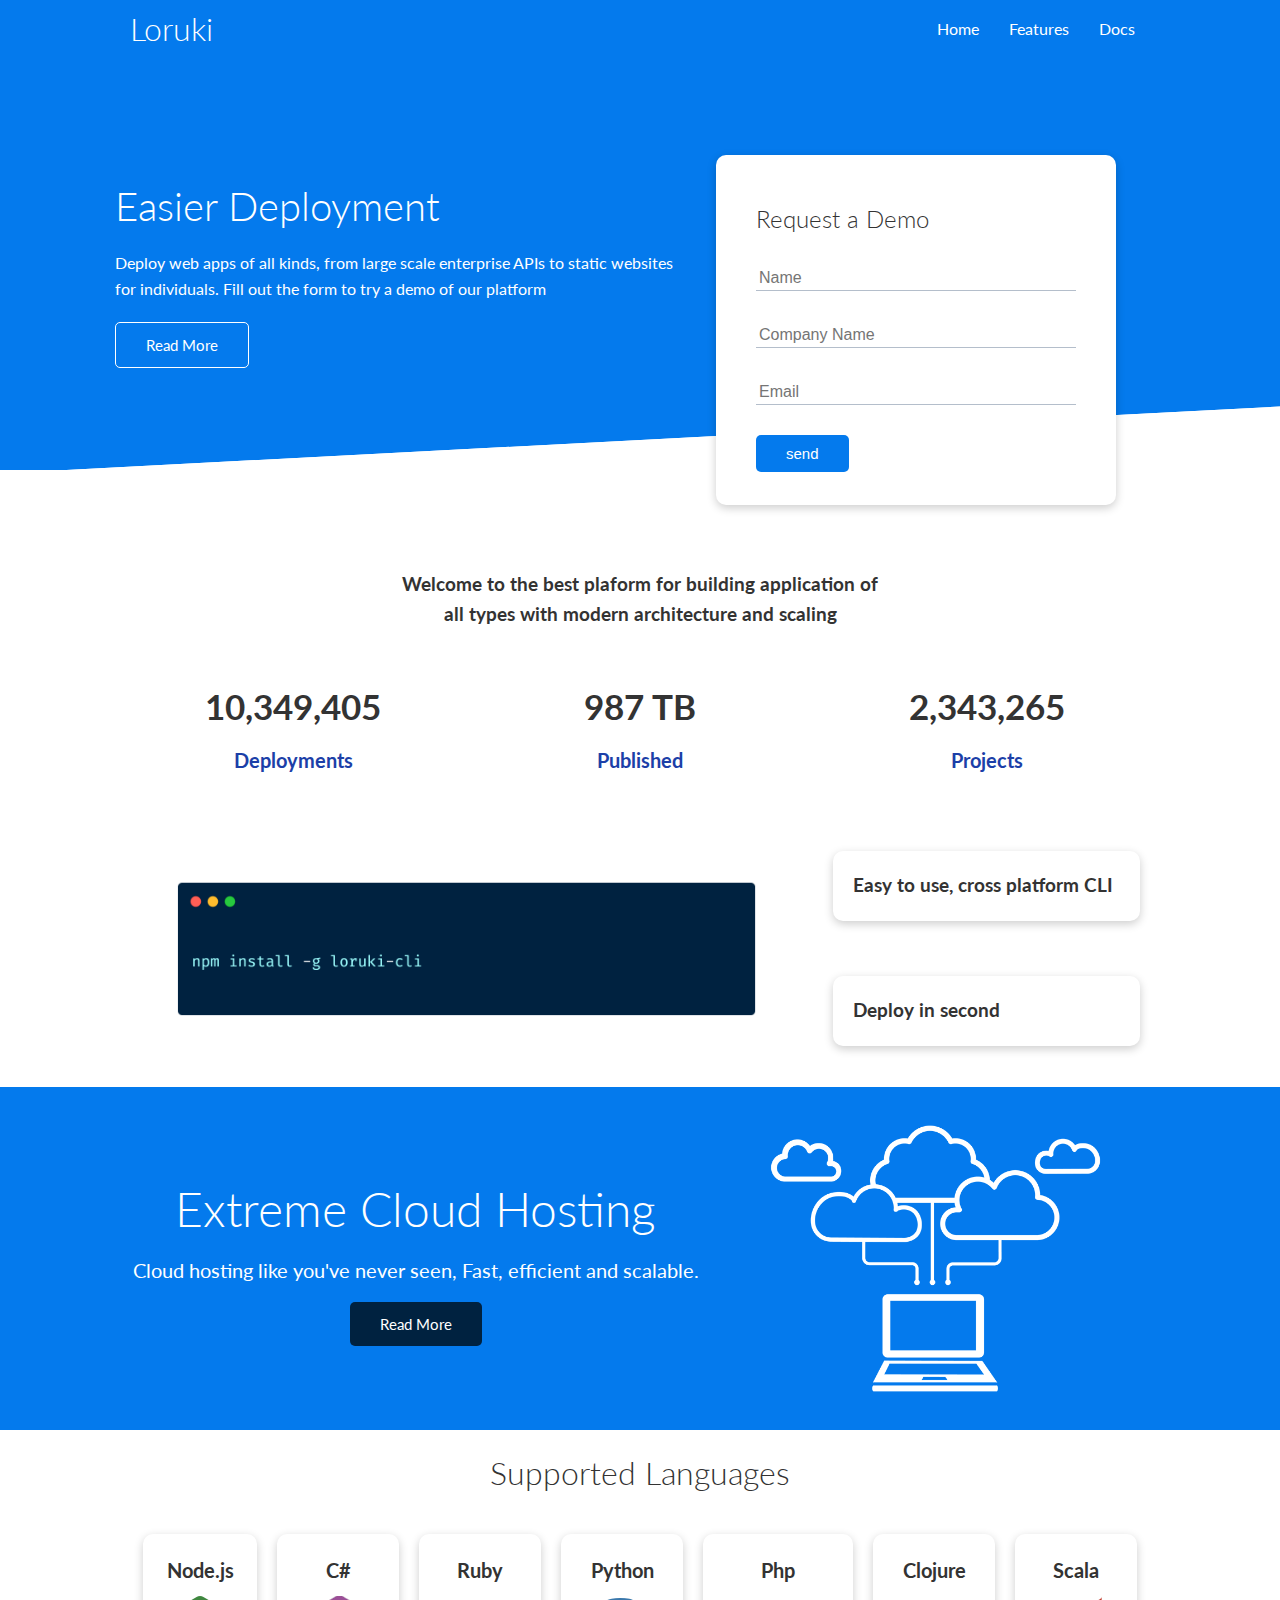
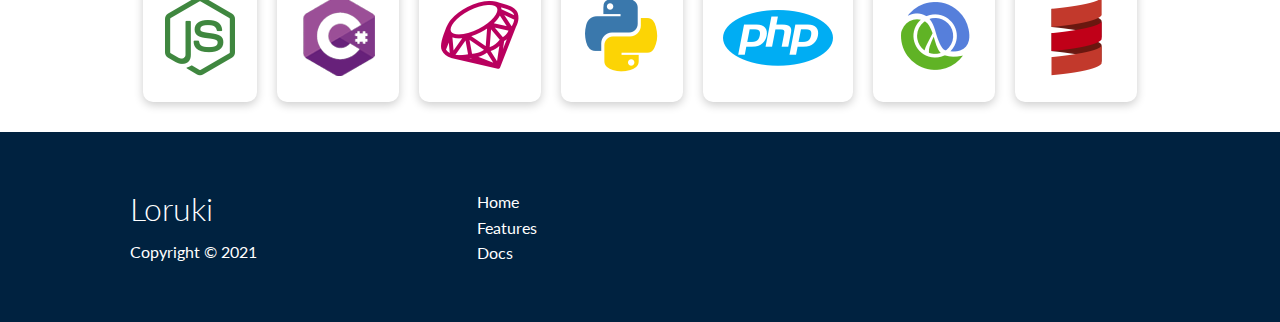
<file: index.html>
<!DOCTYPE html>
<html lang="en">

<head>
    <meta charset="UTF-8" />
    <meta name="viewport" content="width=device-width, initial-scale=1.0" />
    <meta http-equiv="X-UA-Compatible" content="ie=edge" />
    <link rel="stylesheet" href="https://cdnjs.cloudflare.com/ajax/libs/font-awesome/5.15.2/css/all.min.css"
        integrity="sha512-HK5fgLBL+xu6dm/Ii3z4xhlSUyZgTT9tuc/hSrtw6uzJOvgRr2a9jyxxT1ely+B+xFAmJKVSTbpM/CuL7qxO8w=="
        crossorigin="anonymous" />
    <link rel="stylesheet" href="css/utilities.css">
    <link href="css/styles.css" rel="stylesheet" />
    <title>Loruki | Cloud Hosting For Everyone</title>
</head>

<body>
    <!-- Navbar -->
    <div class="navbar">
        <div class="container flex">
            <h1 class="logo">Loruki</h1>
            <nav>
                <ul>
                    <li><a href="index.html">Home</a></li>
                    <li><a href="features.html">Features</a></li>
                    <li><a href="docs.html">Docs</a></li>
                </ul>
            </nav>
        </div>
    </div>
    <!-- Showcase -->
    <section class="showcase">
        <div class="container grid">
            <div class="showcase-text">
                <h1>Easier Deployment</h1>
                <p>
                    Deploy web apps of all kinds, from large scale enterprise APIs to
                    static websites for individuals. Fill out the form to try a demo of
                    our platform
                </p>
                <a href="features.html" class="btn btn-outline">Read More</a>
            </div>
            <div class="showcase-form card">
                <h2>Request a Demo</h2>
                <form>
                    <div class="form-control">
                        <input type="text" name="name" placeholder="Name" required />
                    </div>
                    <div class="form-control">
                        <input type="text" name="company" placeholder="Company Name" required />
                    </div>
                    <div class="form-control">
                        <input type="email" name="email" placeholder="Email" required />
                    </div>
                    <input type="submit" value="send" class="btn btn-primary">
                </form>
            </div>
        </div>
    </section>

    <!-- Stats -->
    <section class="stats">
        <div class="container">
            <h3 class="stats-heading text-center my-1">
                Welcome to the best plaform for building application of all
                types with modern architecture and scaling
            </h3>
            <div class="grid grid-3 text-center my-4">
                <div>
                    <i class="fas fa-server fa-3x"></i>
                    <h3>10,349,405</h3>
                    <p class="text-secondary">Deployments</p>
                </div>
                <div>
                    <i class="fas fa-upload fa-3x"></i>
                    <h3>987 TB</h3>
                    <p class="text-secondary">Published</p>
                </div>
                <div>
                    <i class="fas fa-project-diagram fa-3x"></i>
                    <h3>2,343,265</h3>
                    <p class="text-secondary">Projects</p>
                </div>
            </div>
        </div>
    </section>
    <!-- Cli -->
    <section class="cli">
        <div class="container grid">
            <img src="images/cli.png" alt="">
            <div class="card">
                <h3>Easy to use, cross platform CLI</h3>
            </div>
            <div class="card">
                <h3>Deploy in second</h3>
            </div>
        </div>
    </section>
    <!-- Cloud -->
    <section class="cloud btn-primary my-2 py-2">
        <div class="container grid">
            <div class="text-center">
                <h2 class="lg">Extreme Cloud Hosting</h2>
                <p class="lead my-1">Cloud hosting like you've never seen,
                    Fast, efficient and scalable.</p>
                <a href="features.html" class="btn btn-primary btn-dark">Read More</a>
            </div>
            <img src="images/cloud.png" alt="cloud img">
        </div>
    </section>

    <!-- Langauage -->
    <section class="languages">
        <h2 class="md text-center my-2">Supported Languages</h2>
        <div class="container flex">
            <div class="card">
                <h4 class="text-center">Node.js</h4>
                <img src="images/logos/node.png" alt="node.js img">
            </div>
            <div class="card">
                <h4 class="text-center">C#</h4>
                <img src="images/logos/csharp.png" alt="node.js img">
            </div>
            <div class="card">
                <h4 class="text-center">Ruby</h4>
                <img src="images/logos/ruby.png" alt="node.js img">
            </div>
            <div class="card">
                <h4 class="text-center">Python</h4>
                <img src="images/logos/python.png" alt="node.js img">
            </div>
            <div class="card">
                <h4 class="text-center">Php</h4>
                <img src="images/logos/php.png" alt="node.js img">
            </div>
            <div class="card">
                <h4 class="text-center">Clojure</h4>
                <img src="images/logos/clojure.png" alt="node.js img">
            </div>
            <div class="card">
                <h4 class="text-center">Scala</h4>
                <img src="images/logos/scala.png" alt="node.js img">
            </div>
        </div>
    </section>
    <!-- Footer -->
    <footer class="footer bg-dark py-5">
        <div class="container grid grid-3">
            <div>
                <h1>Loruki</h1>
                <p>Copyright &copy; 2021</p>
            </div>
            <nav>
                <ul>
                    <li><a href="index.html">Home</a></li>
                    <li><a href="features.html">Features</a></li>
                    <li><a href="docs.html">Docs</a></li>
                </ul>
            </nav>
            <div class="social">
                <a href=""><i class="fab fa-github fa-2x"></i></a>
                <a href=""><i class="fab fa-facebook fa-2x"></i></a>
                <a href=""><i class="fab fa-instagram fa-2x"></i></a>
                <a href=""><i class="fab fa-twitter fa-2x"></i></a>
            </div>
        </div>
    </footer>
</body>

</html>
</file>
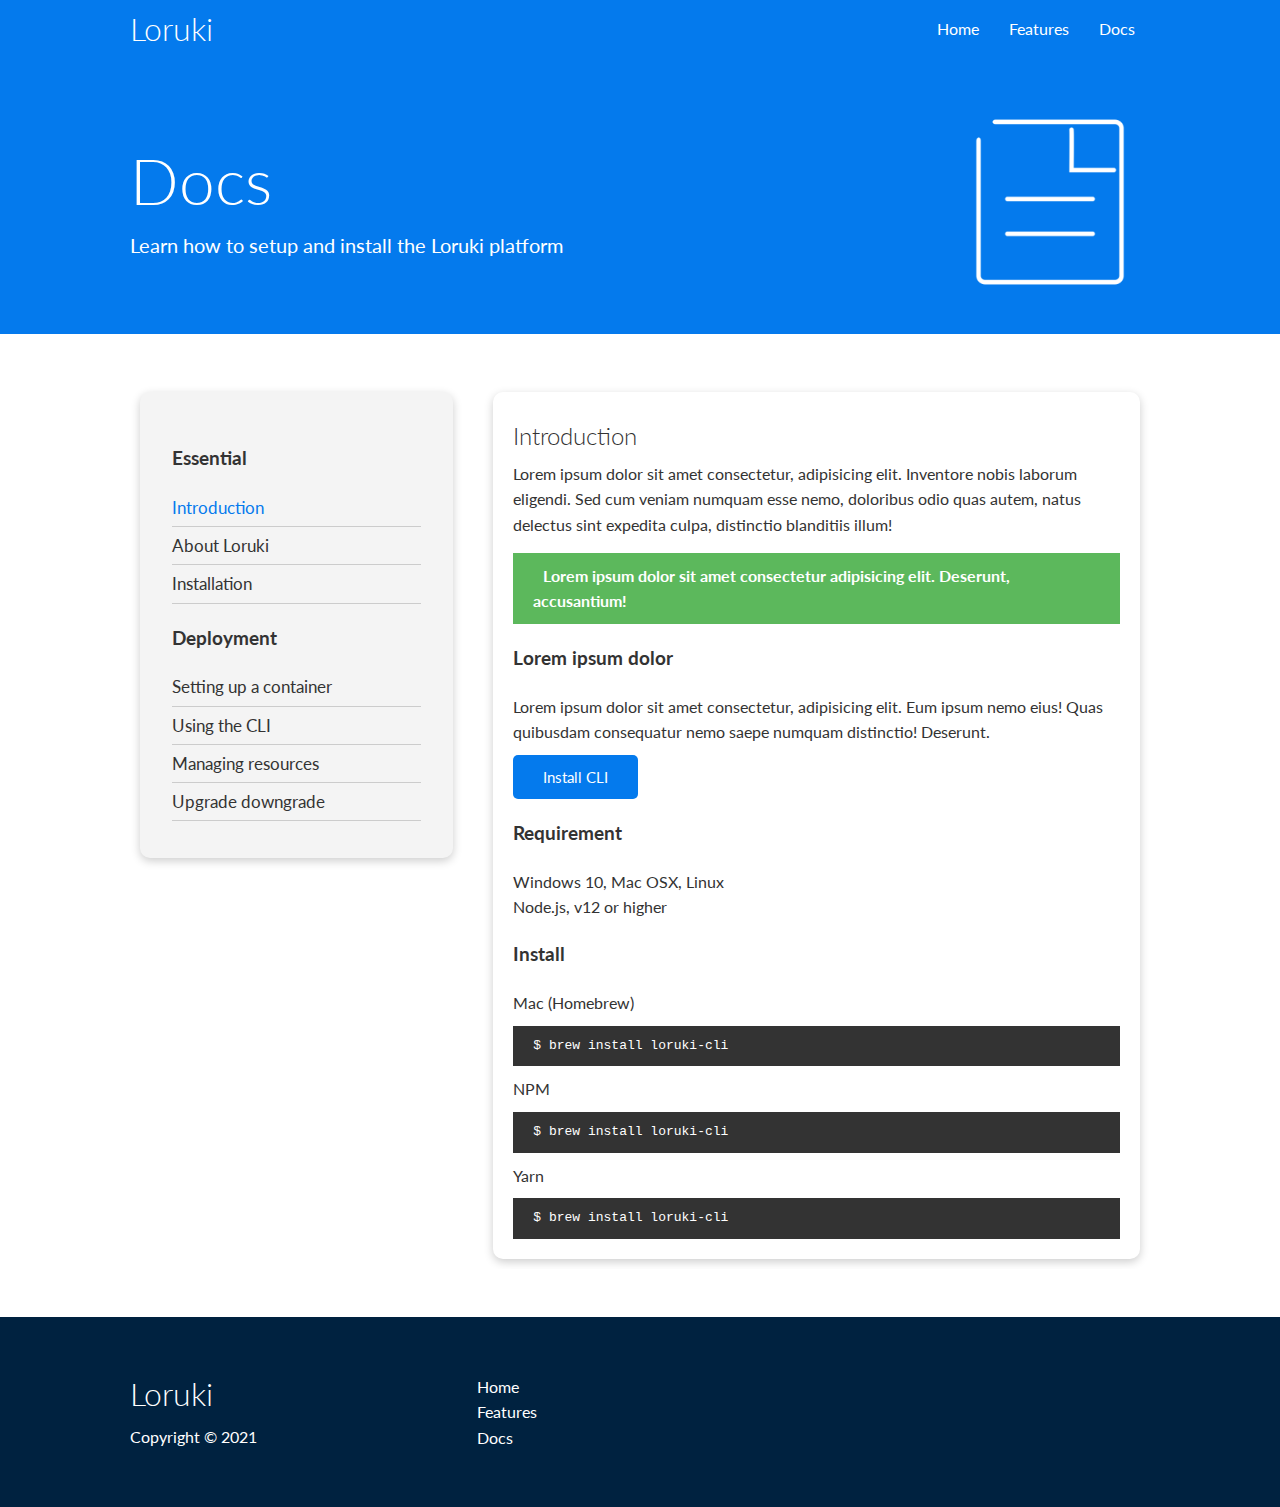
<file: docs.html>
<!DOCTYPE html>
<html lang="en">

<head>
    <meta charset="UTF-8" />
    <meta name="viewport" content="width=device-width, initial-scale=1.0" />
    <meta http-equiv="X-UA-Compatible" content="ie=edge" />
    <link rel="stylesheet" href="https://cdnjs.cloudflare.com/ajax/libs/font-awesome/5.15.2/css/all.min.css"
        integrity="sha512-HK5fgLBL+xu6dm/Ii3z4xhlSUyZgTT9tuc/hSrtw6uzJOvgRr2a9jyxxT1ely+B+xFAmJKVSTbpM/CuL7qxO8w=="
        crossorigin="anonymous" />
    <link rel="stylesheet" href="css/utilities.css">
    <link href="css/styles.css" rel="stylesheet" />
    <title>Loruki | Cloud Hosting For Everyone</title>
</head>

<body>
    <!-- Navbar -->
    <div class="navbar">
        <div class="container flex">
            <h1 class="logo">Loruki</h1>
            <nav>
                <ul>
                    <li><a href="index.html">Home</a></li>
                    <li><a href="features.html">Features</a></li>
                    <li><a href="docs.html">Docs</a></li>
                </ul>
            </nav>
        </div>
    </div>
    <!-- Head -->
    <section class="docs-head btn-primary py-3">
        <div class="container grid">
            <div>
                <h1 class="xl">Docs</h1>
                <p class="lead">Learn how to setup and install the Loruki platform</p>
            </div>
            <img src="images/docs.png" alt="">
        </div>
    </section>

    <!-- Docs Main -->
    <section class="docs-main my-4">
        <div class="container grid">
            <div class="card bg-light p-3">
                <h3 class="my-2">Essential</h3>
                <div>
                    <nav>
                        <ul>
                            <li><a class="text-primary" href="">Introduction</a></li>
                            <li><a href="">About Loruki</a></li>
                            <li><a href="">Installation</a></li>
                        </ul>
                    </nav>
                </div>
                <h3 class="my-2">Deployment</h3>
                <div>
                    <nav>
                        <ul>
                            <li><a href="">Setting up a container</a></li>
                            <li><a href="">Using the CLI</a></li>
                            <li><a href="">Managing resources</a></li>
                            <li><a href="">Upgrade downgrade</a></li>
                        </ul>
                    </nav>
                </div>
            </div>
            <div class="card">
                <h2>Introduction</h2>
                <p>Lorem ipsum dolor sit amet consectetur, adipisicing elit. Inventore nobis laborum eligendi. Sed cum
                    veniam numquam esse nemo, doloribus odio quas autem, natus delectus sint expedita culpa, distinctio
                    blanditiis illum!</p>
                <div class="alert alert-success">
                    <i class="fas fa-info"></i>Lorem ipsum dolor sit amet consectetur adipisicing elit. Deserunt,
                    accusantium!
                </div>
                <h3>
                    Lorem ipsum dolor
                </h3>
                <p>Lorem ipsum dolor sit amet consectetur, adipisicing elit. Eum ipsum nemo eius! Quas quibusdam
                    consequatur nemo saepe numquam distinctio! Deserunt.</p>
                <a href="#" class="btn btn-primary">Install CLI</a>
                <h3>Requirement</h3>
                <ul>
                    <li>Windows 10, Mac OSX, Linux</li>
                    <li>Node.js, v12 or higher</li>
                </ul>
                <h3>Install</h3>
                <p>Mac (Homebrew)</p>
                <pre><code>$ brew install loruki-cli</code></pre>
                <p>NPM</p>
                <pre><code>$ brew install loruki-cli</code></pre>
                <p>Yarn</p>
                <pre><code>$ brew install loruki-cli</code></pre>
            </div>
        </div>
    </section>


    <footer class="footer bg-dark py-5">
        <div class="container grid grid-3">
            <div>
                <h1>Loruki</h1>
                <p>Copyright &copy; 2021</p>
            </div>
            <nav>
                <ul>
                    <li><a href="index.html">Home</a></li>
                    <li><a href="features.html">Features</a></li>
                    <li><a href="docs.html">Docs</a></li>
                </ul>
            </nav>
            <div class="social">
                <a href=""><i class="fab fa-github fa-2x"></i></a>
                <a href=""><i class="fab fa-facebook fa-2x"></i></a>
                <a href=""><i class="fab fa-instagram fa-2x"></i></a>
                <a href=""><i class="fab fa-twitter fa-2x"></i></a>
            </div>
        </div>
    </footer>
</body>

</html>
</file>
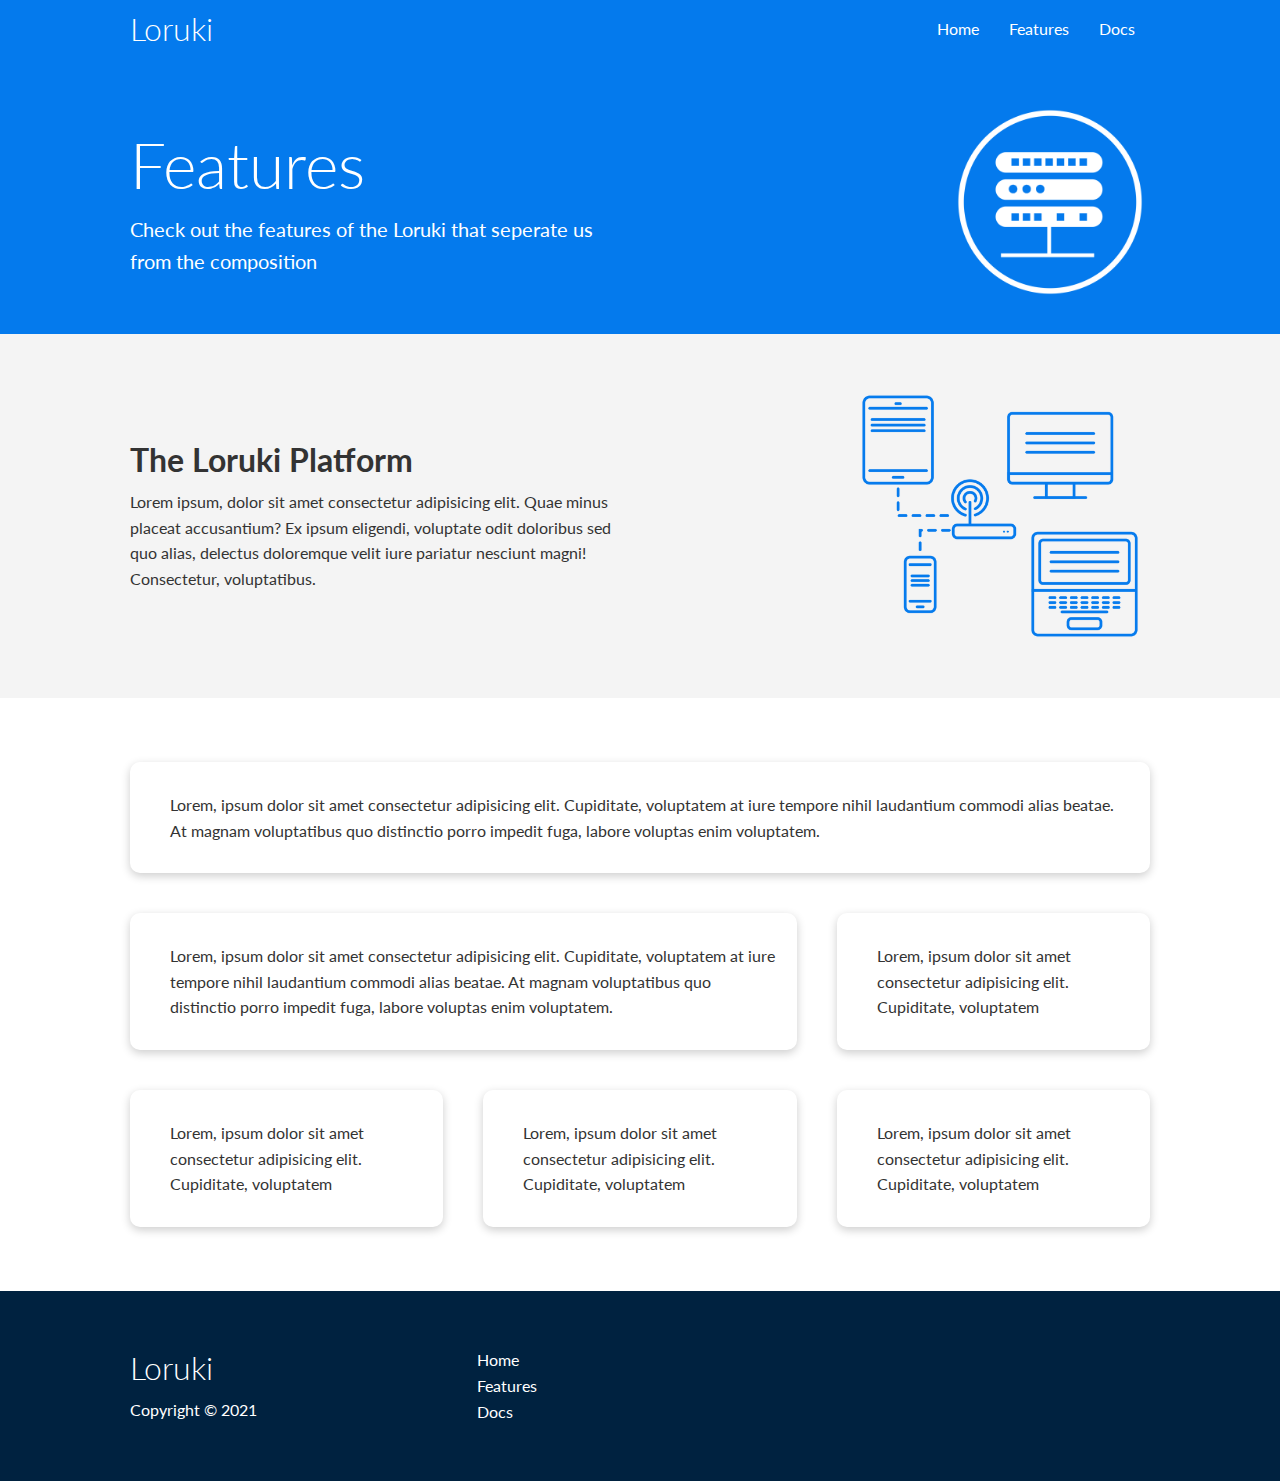
<file: features.html>
<!DOCTYPE html>
<html lang="en">

<head>
    <meta charset="UTF-8" />
    <meta name="viewport" content="width=device-width, initial-scale=1.0" />
    <meta http-equiv="X-UA-Compatible" content="ie=edge" />
    <link rel="stylesheet" href="https://cdnjs.cloudflare.com/ajax/libs/font-awesome/5.15.2/css/all.min.css"
        integrity="sha512-HK5fgLBL+xu6dm/Ii3z4xhlSUyZgTT9tuc/hSrtw6uzJOvgRr2a9jyxxT1ely+B+xFAmJKVSTbpM/CuL7qxO8w=="
        crossorigin="anonymous" />
    <link rel="stylesheet" href="css/utilities.css">
    <link href="css/styles.css" rel="stylesheet" />
    <title>Loruki | Cloud Hosting For Everyone</title>
</head>

<body>
    <!-- Navbar -->
    <div class="navbar">
        <div class="container flex">
            <h1 class="logo">Loruki</h1>
            <nav>
                <ul>
                    <li><a href="index.html">Home</a></li>
                    <li><a href="features.html">Features</a></li>
                    <li><a href="docs.html">Docs</a></li>
                </ul>
            </nav>
        </div>
    </div>
    <!-- Head -->
    <section class="features-head btn-primary py-3">
        <div class="container grid">
            <div>
                <h1 class="xl">Features</h1>
                <p class="lead">Check out the features of the Loruki that seperate us from the composition</p>
            </div>
            <img src="images/server.png" alt="server-icon">
        </div>
    </section>

    <!-- Sub-Head -->
    <section class="features-sub-head bg-light py-3">
        <div class="container grid">
            <div>
                <h1 class="md">
                    The Loruki Platform
                </h1>
                <p class="">Lorem ipsum, dolor sit amet consectetur adipisicing elit. Quae minus placeat accusantium? Ex
                    ipsum
                    eligendi, voluptate odit doloribus sed quo alias, delectus doloremque velit iure pariatur nesciunt
                    magni! Consectetur, voluptatibus.</p>
            </div>
            <img src="images/server2.png" alt="">
        </div>
    </section>

    <!-- Features -->
    <section class="features-main my-2">
        <div class="container grid grid-3">
            <div class="card flex">
                <i class="fas fa-server fa-2x"></i>
                <p>Lorem, ipsum dolor sit amet consectetur adipisicing elit. Cupiditate, voluptatem at iure tempore
                    nihil laudantium commodi alias beatae. At magnam voluptatibus quo distinctio porro impedit fuga,
                    labore voluptas enim voluptatem.</p>
            </div>
            <div class="card flex">
                <i class="fas fa-cloud fa-2x"></i>
                <p>Lorem, ipsum dolor sit amet consectetur adipisicing elit. Cupiditate, voluptatem at iure tempore
                    nihil laudantium commodi alias beatae. At magnam voluptatibus quo distinctio porro impedit fuga,
                    labore voluptas enim voluptatem.</p>
            </div>
            <div class="card flex">
                <i class="fas fa-laptop fa-2x"></i>
                <p>Lorem, ipsum dolor sit amet consectetur adipisicing elit. Cupiditate, voluptatem</p>
            </div>
            <div class="card flex">
                <i class="fas fa-database fa-2x"></i>
                <p>Lorem, ipsum dolor sit amet consectetur adipisicing elit. Cupiditate, voluptatem  </p>
            </div>
            <div class="card flex">
                <i class="fas fa-power-off fa-2x"></i>
                <p>Lorem, ipsum dolor sit amet consectetur adipisicing elit. Cupiditate, voluptatem   </p>
            </div>
            <div class="card flex">
                <i class="fas fa-upload fa-2x"></i>
                <p>Lorem, ipsum dolor sit amet consectetur adipisicing elit. Cupiditate, voluptatem   </p>
            </div>
        </div>
    </section>
    <!-- Footer -->
    <footer class="footer bg-dark py-5">
        <div class="container grid grid-3">
            <div>
                <h1>Loruki</h1>
                <p>Copyright &copy; 2021</p>
            </div>
            <nav>
                <ul>
                    <li><a href="index.html">Home</a></li>
                    <li><a href="features.html">Features</a></li>
                    <li><a href="docs.html">Docs</a></li>
                </ul>
            </nav>
            <div class="social">
                <a href=""><i class="fab fa-github fa-2x"></i></a>
                <a href=""><i class="fab fa-facebook fa-2x"></i></a>
                <a href=""><i class="fab fa-instagram fa-2x"></i></a>
                <a href=""><i class="fab fa-twitter fa-2x"></i></a>
            </div>
        </div>
    </footer>
</body>

</html>
</file>
<file: css/utilities.css>
/* Utilities */
.container {
  max-width: 1100px;
  margin: 0 auto;
  overflow: auto;
  padding: 0 40px;
}

.flex {
  display: flex;
  justify-content: center;
  align-items: center;
}

.grid {
  display: grid;
  grid-template-columns: repeat(2, 1fr);
  gap: 20px;
  justify-content: center;
  align-items: center;
  height: 100%;
}

.grid-3 {
  grid-template-columns: repeat(3, 1fr);
}

.card {
  background-color: #fff;
  border-radius: 10px;
  color: #333;
  box-shadow: 0 3px 10px rgba(0, 0, 0, 0.2);
  padding: 20px;
  margin: 10px;
}

/* Backgrounds & colored buttons */
.btn {
  display: inline-block;
  padding: 10px 30px;
  cursor: pointer;
  color: #fff;
  border: none;
  border-radius: 5px;
  font-size: 15px;
}

.btn:hover {
  transform: scale(0.98);
}

.btn-outline {
  background-color: transparent;
  border: 1px solid #fff;
}

.bg-primary,
.btn-primary {
  background-color: var(--primary-color);
  color: #fff;
}

.bg-secondary,
.btn-secondary {
  background-color: var(--secondary-color);
  color: #fff;
}

.bg-dark,
.btn-dark {
  background-color: var(--dark-color);
  color: #fff;
}

.bg-light,
.btn-light {
  background-color: var(--light-color);
  color: #333;
}
.bg-primary a,
.btn-primary a,
.bg-secondary a,
.btn-secondary a,
.bg-dark a,
.btn-dark a {
  color: #fff;
}

/* Text colors */
.text-primary {
  color: var(--primary-color);
 
}

.text-secondary {
 color: var(--secondary-color);
 
}

.text-dark {
 color: var(--dark-color);
}

.text-light {
 color: var(--light-color);
 
}
/* Text Sizees */

.lead {
  font-size: 20px;
}

.sm {
  font-size: 1rem;
}

.md {
  font-size: 2rem;
}

.lg {
  font-size: 3rem;
}

.xl {
  font-size: 4rem;
}

.text-center {
  text-align: center;
}
/* Alert */
.alert {
  background-color: var(--light-color);
  padding: 10px 20px;
  font-weight: bold;
  margin: 15px 0;
}
.alert i {
  margin-right: 10px;
}
.alert-success {
  background-color: var(--success-color);
  color: #fff;
}
.alert-error {
  background-color: var(--error-color);
  color: #fff;
}

/* margins */
.my-1 {
  margin: 1rem 0;
}

.my-2 {
  margin: 1.5rem 0;
}

.my-3 {
  margin: 2rem 0;
}

.my-4 {
  margin: 3rem 0;
}

.my-5 {
  margin: 3rem 0;
}

.m-1 {
  margin: 1rem;
}

.m-2 {
  margin: 1.5rem;
}

.m-3 {
  margin: 2rem;
}

.m-4 {
  margin: 3rem;
}

.m-5 {
  margin: 3rem 0;
}

/* Padding */
.py-1 {
  padding: 1rem 0;
}

.py-2 {
  padding: 1.5rem 0;
}

.py-3 {
  padding: 2rem 0;
}

.py-4 {
  padding: 3rem 0;
}

.py-5 {
  padding: 3rem 0;
}

.p-1 {
  padding: 1rem;
}

.p-2 {
  padding: 1.5rem;
}

.p-3 {
  padding: 2rem;
}

.p-4 {
  padding: 3rem;
}

.p-5 {
  padding: 4rem 0;
}
</file>
<file: css/styles.css>
@import url("https://fonts.googleapis.com/css2?family=Lato:wght@300&display=swap");

:root {
  --primary-color: #047aed;
  --secondary-color: #1c3fa8;
  --dark-color: #002240;
  --light-color: #f4f4f4;
  --success-color: #5cb85c;
  --error-color: #d9534f;
}

* {
  box-sizing: border-box;
  margin: 0;
  padding: 0;
}

body {
  font-family: "lato", sans-serif;
  color: #333;
  line-height: 1.6;
}

ul {
  list-style-type: none;
}

a {
  text-decoration: none;
  color: #333;
}

h1,
h2 {
  font-weight: 300;
  line-height: 1.2;
  margin: 10px 0;
}

p {
  margin: 10px 0;
}

img {
  width: 100%;
}

/* Navbar */
.navbar {
  background: var(--primary-color);
  color: #fff;
  height: 70px;
}

.navbar .flex {
  justify-content: space-between;
}

.navbar ul {
  display: flex;
}

.navbar a {
  color: #fff;
  padding: 10px;
  margin: 5px;
}

.navbar a:hover {
  border-bottom: 2px solid #fff;
}

/* showcase */

.showcase {
  height: 400px;
  background: var(--primary-color);
  color: #fff;
  position: relative;
}

.showcase h1 {
  font-size: 40px;
}

.showcase p {
  margin: 20px 0;
}

.showcase .grid {
  grid-template-columns: 55% 45%;
  gap: 30px;
  overflow: visible;
}
.showcase-text{
    animation: slideInframeLeft 1s ease-in;
}
.showcase-form {
  position: relative;
  top: 60px;
  height: 350px;
  width: 400px;
  padding: 40px;
  z-index: 100;
  animation: slideInframeRight 1s ease-in;

  /* justify-self: flex-end */
}

.showcase-form .form-control {
  margin: 30px 0;
}

.showcase-form input[type="text"],
.showcase-form input[type="email"] {
  border: 0;
  border-bottom: 1px solid #b4becb;
  width: 100%;
  padding: 3px;
  font-size: 16px;
}

.showcase-form input:focus {
  outline: none;
}

.showcase::before,
.showcase::after {
  content: "Hello";
  height: 100px;
  background-color: #fff;
  position: absolute;
  bottom: -70px;
  right: 0;
  left: 0;
  transform: skewY(-3deg);
  -webkit-transform: skewY(-3deg);
  -moz-transform: skewY(-3deg);
  -ms-transform: skewY(-3deg);
}

/* stats */
.stats {
  padding-top: 100px;
  animation: slideInframeBottom 1s ease-in
}

.stats-heading {
  max-width: 500px;
  margin: auto;
}

.stats .grid h3 {
  font-size: 35px;
}

.stats .grid p {
  font-size: 20px;
  font-weight: bold;
}

/* Cli */
.cli .grid {
  grid-template-columns: repeat(3, 1fr);
  grid-template-rows: repeat(2, 1fr);
}

.cli .grid > *:first-child {
  grid-column: 1 / span 2;
  grid-row: 1 / span 2;
}

/* cloud */
.cloud .grid {
  grid-template-columns: 4fr 3fr;
}

/*  Langauages */
.languages .flex {
  flex-wrap: wrap;
}

.languages .card {
  text-align: center;
  margin: 18px 10px 30px;
  transition: transform 0.2s ease-in-out;
}

.languages .card h4 {
  font-size: 20px;
  margin-bottom: 10px;
}

.languages .card:hover {
  transform: translateY(-15px);
}

/* Head */
.features-head img,
.features-sub-head img,
.docs-head img {
  width: 200px;
  justify-self: flex-end;
}

/* Features-sub-head  */
.features-sub-head img {
  width: 300px;
  justify-self: flex-end;
}

.features-sub-head h1 {
  font-weight: bold;
  letter-spacing: 2;
}

.features-main .card > i {
  margin-right: 20px;
}

.features-main .grid {
  padding: 30px;
}
.features-main .grid > *:first-child {
  grid-column: 1 / span 3;
}
.features-main .grid > *:nth-child(2) {
  grid-column: 1 / span 2;
}

/* Docs */
.docs-main h3 {
  margin: 20px 0;
}

.docs-main .grid {
  grid-template-columns: 1fr 2fr;
  align-items: flex-start;
}
.docs-main nav li {
  font-size: 17px;
  padding-bottom: 5px;
  margin-bottom: 5px;
  border-bottom: 1px solid #ccc;
}
.docs-main a:hover {
  font-weight: bold;
}
code,
pre {
  background-color: #333;
  color: #fff;
  padding: 10px;
}
/* footer */

.footer .social a {
  margin: 0 10px;
}

/* animations */
@keyframes slideInframeLeft{
    0%{
        transform: translateX(-100px);
    }
    100%{
        transform: translateX(0px);
    }
}
@keyframes slideInframeRight{
    0%{
        transform: translateX(100px);
    }
    100%{
        transform: translateX(0px);
    }
}
@keyframes slideInframeTop{
    0%{
        transform: translateY(-100px);
    }
    100%{
        transform: translateX(0px);
    }
}
@keyframes slideInframeBottom{
    0%{
        transform: translateY(100px);
    }
    100%{
        transform: translateX(0px);
    }
}
/* Tablets and under */

@media (max-width: 768px) {
  .grid,
  .showcase .grid,
  .stats .grid,
  .cli .grid,
  .cloud .grid,
  .feature-main .grid,
  .docs-main .grid {
    grid-template-columns: 1fr;
    grid-template-rows: 1fr;
  }

  .showcase {
    height: auto;
  }

  .showcase-text {
    text-align: center;
    margin-top: 40px;
    animation: slideInframeTop 1s ease-in;
  }

  .showcase-form {
    justify-self: center;
    margin: auto;
    animation: slideInframeBottom 1s ease-in;
  }

  .cli .grid > *:first-child {
    grid-column: 1;
    grid-row: 1 / span 2;
  }
  .features-head,
  .features-sub-head,
  .docs-head{
      text-align: center;
  }
  .features-head img,
  .features-sub-head img,
  .docs-head img{
      justify-self: center;
      width: 180px;
  }
  
  .features-main .grid > *:first-child,
  .features-main .grid > *:nth-child(2) {
    grid-column: 1;
  }
}

/* Mobile */

@media (max-width: 500px) {
  .navbar {
    height: 110px;
  }

  .navbar .flex {
    flex-direction: column;
  }

  .navbar ul {
    padding: 10px;
    background-color: rgba(0, 0, 0, 0.1);
  }

  .showcase-form {
    width: 300px;
  }

  .navbar a {
    color: #fff;
    padding: 10px;
    margin: 5px;
  }

  .navbar a:hover {
    border-bottom: 2px solid #fff;
  }
}
</file>
